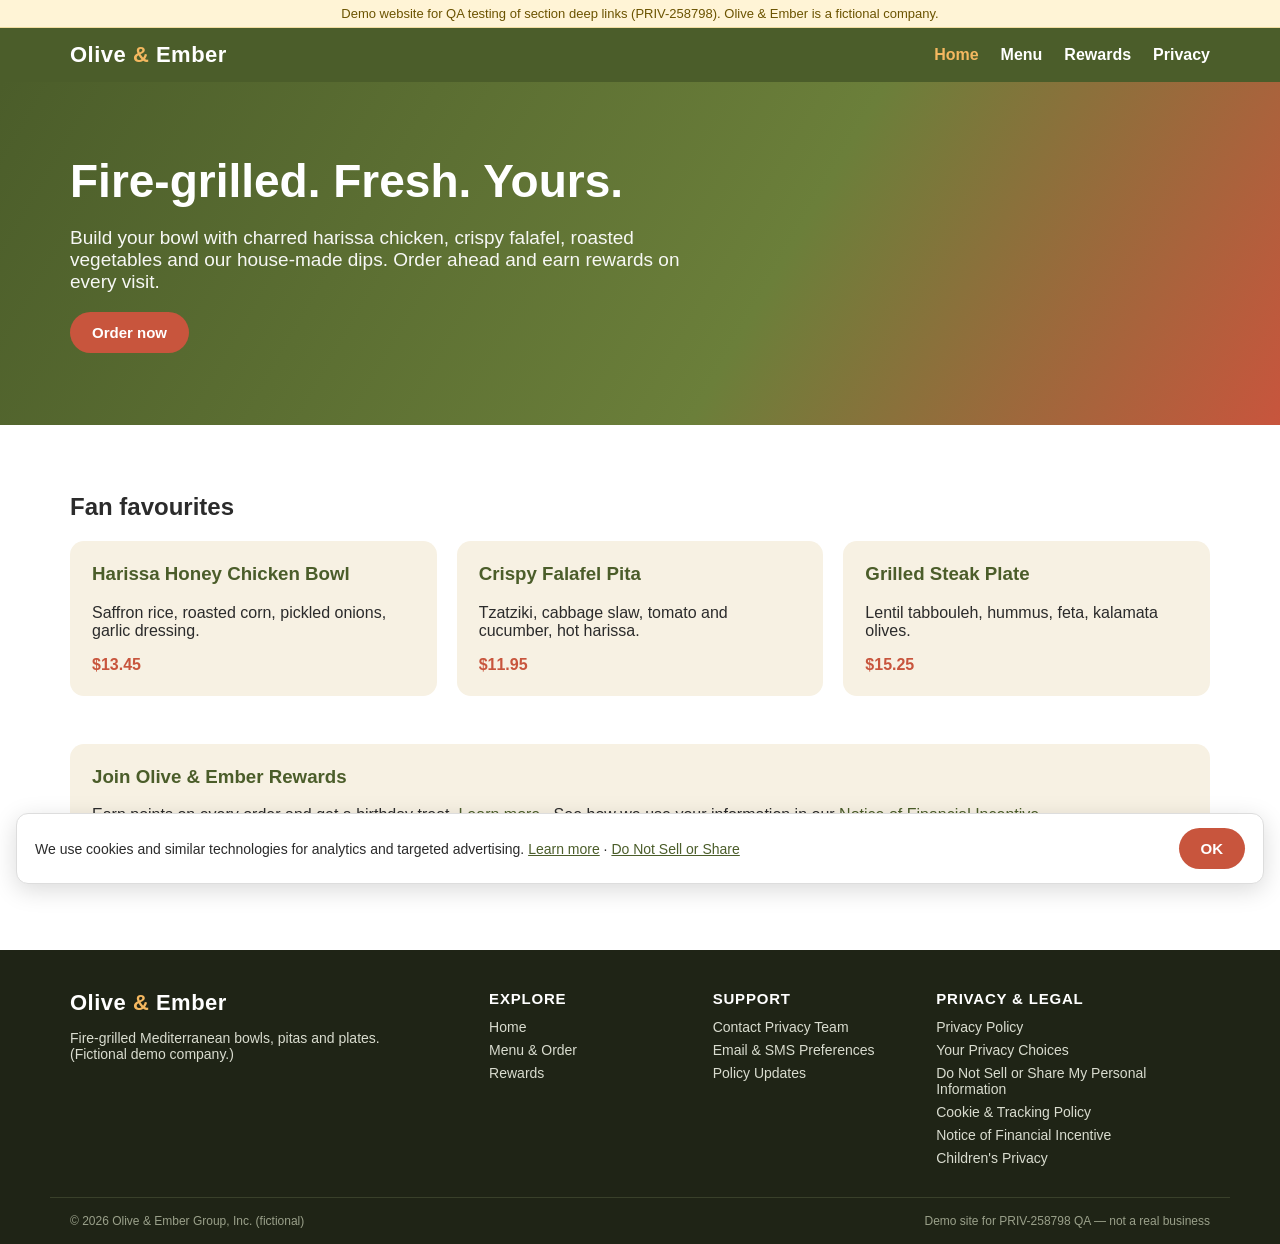
<file: index.html>
<!DOCTYPE html>
<html lang="en">
<head>
  <meta charset="UTF-8">
  <meta name="viewport" content="width=device-width, initial-scale=1.0">
  <title>Fire-grilled Mediterranean | Olive &amp; Ember</title>
  <link rel="stylesheet" href="styles.css">
</head>
<body>
  <div class="demo-banner">Demo website for QA testing of section deep links (PRIV-258798). Olive &amp; Ember is a fictional company.</div>
  <header class="site-header"><div class="wrap"><a class="brand" href="index.html">Olive <span>&amp;</span> Ember</a><nav class="nav"><a href="index.html" class="active">Home</a><a href="menu.html">Menu</a><a href="rewards.html">Rewards</a><a href="privacy.html">Privacy</a></nav></div></header>

  <section class="hero"><div class="wrap">
    <h1>Fire-grilled. Fresh. Yours.</h1>
    <p>Build your bowl with charred harissa chicken, crispy falafel, roasted vegetables and our house-made dips. Order ahead and earn rewards on every visit.</p>
    <a class="btn" href="menu.html">Order now</a>
  </div></section>
  <section class="section">
    <h2>Fan favourites</h2>
    <div class="cards">
      <div class="card"><h3>Harissa Honey Chicken Bowl</h3><p>Saffron rice, roasted corn, pickled onions, garlic dressing.</p><span class="price">$13.45</span></div>
      <div class="card"><h3>Crispy Falafel Pita</h3><p>Tzatziki, cabbage slaw, tomato and cucumber, hot harissa.</p><span class="price">$11.95</span></div>
      <div class="card"><h3>Grilled Steak Plate</h3><p>Lentil tabbouleh, hummus, feta, kalamata olives.</p><span class="price">$15.25</span></div>
    </div>
  </section>
  <section class="section" style="padding-top:0">
    <div class="card"><h3>Join Olive &amp; Ember Rewards</h3><p>Earn points on every order and get a birthday treat. <a href="rewards.html">Learn more</a> · See how we use your information in our <a href="privacy.html#loyalty-rewards-program" id="home-rewards-notice">Notice of Financial Incentive</a>.</p></div>
  </section>
<footer class="site-footer">
  <div class="wrap">
    <div>
      <div class="brand">Olive <span>&amp;</span> Ember</div>
      <p style="font-size:14px;max-width:320px">Fire-grilled Mediterranean bowls, pitas and plates. (Fictional demo company.)</p>
    </div>
    <div>
      <h4>Explore</h4>
      <a href="index.html">Home</a>
      <a href="menu.html">Menu &amp; Order</a>
      <a href="rewards.html">Rewards</a>
    </div>
    <div>
      <h4>Support</h4>
      <a href="privacy.html#about-this-policy">Contact Privacy Team</a>
      <a href="privacy.html#email-and-sms-communications">Email &amp; SMS Preferences</a>
      <a href="privacy.html#changes-to-this-policy">Policy Updates</a>
    </div>
    <div>
      <h4>Privacy &amp; Legal</h4>
      <a href="privacy.html" id="ft-privacy">Privacy Policy</a>
      <a href="privacy.html#state-privacy-rights" id="ft-choices">Your Privacy Choices</a>
      <a href="privacy.html#state-privacy-rights" id="ft-dnss">Do Not Sell or Share My Personal Information</a>
      <a href="privacy.html#tracking-technologies" id="ft-cookies">Cookie &amp; Tracking Policy</a>
      <a href="privacy.html#loyalty-rewards-program" id="ft-rewards">Notice of Financial Incentive</a>
      <a href="privacy.html#childrens-personal-information" id="ft-children">Children's Privacy</a>
    </div>
  </div>
  <div class="legal"><span>© 2026 Olive &amp; Ember Group, Inc. (fictional)</span><span>Demo site for PRIV-258798 QA — not a real business</span></div>
</footer>

  <div class="cookie-bar" id="cookie-bar">
    <span>We use cookies and similar technologies for analytics and targeted advertising. <a href="privacy.html#tracking-technologies" id="cookie-learn-more">Learn more</a> · <a href="privacy.html#state-privacy-rights" id="cookie-dnss">Do Not Sell or Share</a></span>
    <button class="btn" onclick="document.getElementById('cookie-bar').hidden=true">OK</button>
  </div>
</body>
</html>
</file>
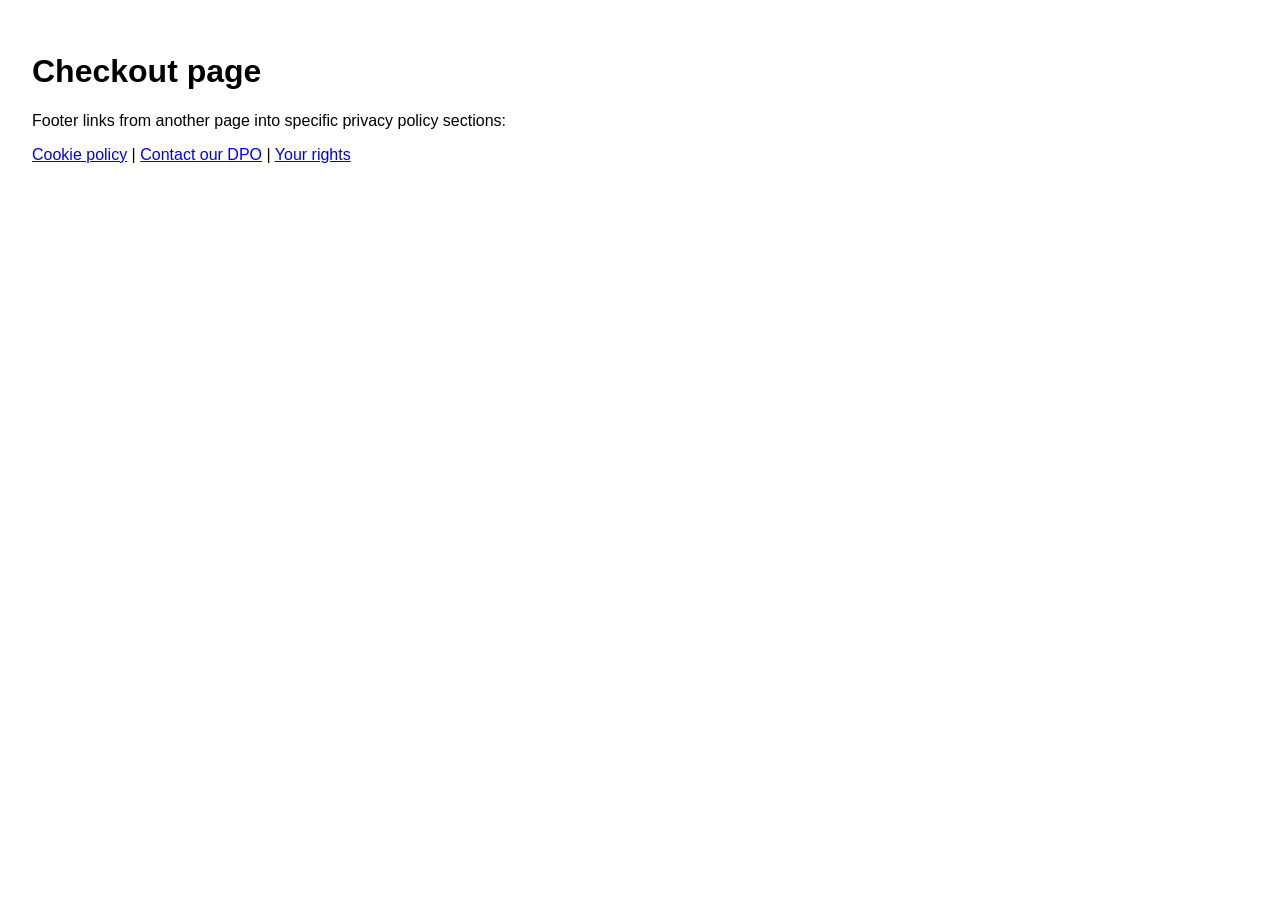
<file: checkout.html>
<!DOCTYPE html>
<html lang="en">
<head><meta charset="UTF-8"><title>Checkout — PRIV-258798 test</title></head>
<body style="font-family:-apple-system,Segoe UI,sans-serif;padding:24px">
  <h1>Checkout page</h1>
  <p>Footer links from another page into specific privacy policy sections:</p>
  <footer>
    <a href="privacy-anchors.html#cookies">Cookie policy</a> |
    <a href="privacy-anchors.html#contact-us">Contact our DPO</a> |
    <a href="privacy-anchors.html#your-rights">Your rights</a>
  </footer>
</body>
</html>
</file>
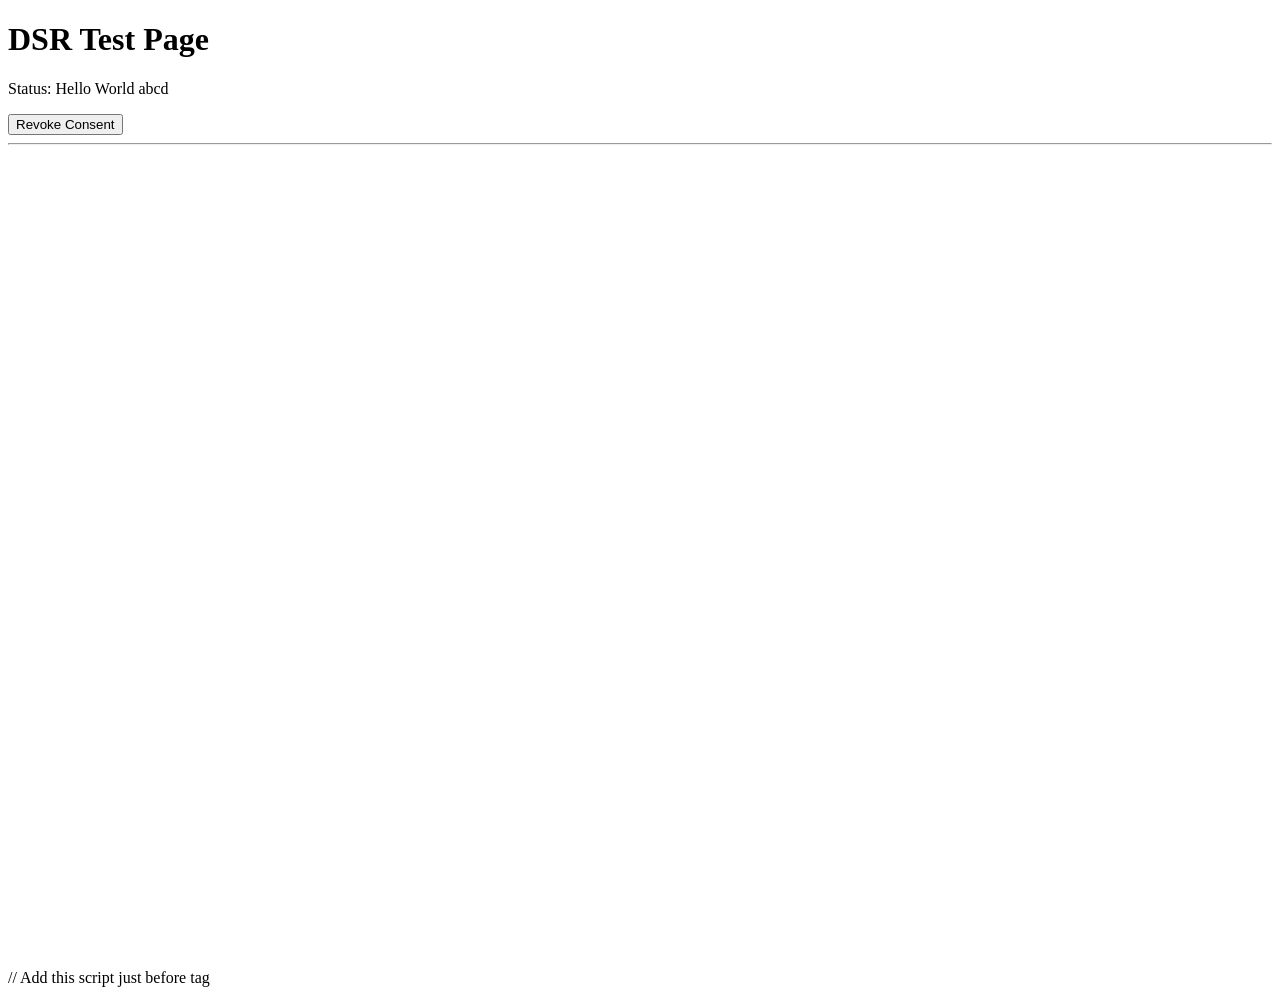
<file: index (1).html>
<!DOCTYPE html>
<html lang="en">
<head>
    <meta charset="UTF-8">
    <meta name="viewport" content="width=device-width, initial-scale=1.0">
    <title>DSR Cookie Test</title>
    
    <script>
        document.cookie = "myCookie=myCookieValue";
        document.cookie = "__ga=test__ga";
        document.cookie = "_ga=test_ga"; 
        document.cookie = "_ga_1230=1230";
        document.cookie = "_ga_1231=1231";
        document.cookie = "_ga_1232=1232";
        document.cookie = "_ga_1233=1233";
        document.cookie = "_ga_1234=1234";
        document.cookie = "_ga_1235=1235";
        document.cookie = "_ga_1236=1236";
        document.cookie = "_ga_1237=1237";
        document.cookie = "_ga_1238=1238";
        document.cookie = "_ga_1239=1239";
        document.cookie = "_ram_1230=1230";
        document.cookie = "_ram_1231=1231";
        document.cookie = "_ram_1232=1232";
        document.cookie = "_ram_1233=1233";
        document.cookie = "_ram_1234=1234";
        document.cookie = "_ram_1235=1235";
        document.cookie = "_ram_1236=1236";
        document.cookie = "_ram_1237=1237";
        document.cookie = "_ram_1238=1238";
        document.cookie = "_ram_1239=1239";
        document.cookie = "kb4_1230=1230";
        document.cookie = "kb4_1231=1231";
        document.cookie = "kb4_1232=1232";
        document.cookie = "kb4_1233=1233";
        document.cookie = "kb4_1234=1234";
        document.cookie = "kb4_1235=1235";
        document.cookie = "kb4_1236=1236";
        document.cookie = "kb4_1237=1237";
        document.cookie = "kb4_1238=1238";
        document.cookie = "kb4_1239=1239";
        document.cookie = "1235_ram=1235";
        document.cookie = "1236_ram=1236";
        document.cookie = "1237_ram=1237";
        document.cookie = "1238_ram=1238";
        document.cookie = "1239_ram=1239";
    </script>




<!-- After adding this script, call setConsentBannerParams({uuid: <unique id> }) to set unique ID for a customer.  -->
<script>
(function () {
	var s = document.createElement('script');
	s.src = 'https://cdn-prod.eu.securiti.ai/consent/cookie-consent-sdk-loader.js';
	s.setAttribute('data-tenant-uuid', '299e598b-eed3-4d9d-91f5-f4eff948fcb0');
	s.setAttribute('data-domain-uuid', '09aa59e9-a0b1-4a7c-9f99-db4de84047fe');
	s.setAttribute('data-backend-url', 'https://app.eu.securiti.ai');
	s.setAttribute('data-skip-css', 'false');
	s.defer = true;
	var parent_node = document.head || document.body;
	parent_node.appendChild(s);
})()
</script>

</head>
<body>

    <h1>DSR Test Page</h1>
    <p>Status: Hello World abcd</p>

    <button class="cmp-revoke-consent">Revoke Consent</button>

    <hr>

    <div style="width: 100%; margin-top: 20px;">
        <iframe 
            src="https://dsp-qa.securiti.xyz/notice-embed/62b10a64-469d-428d-bca3-5b50a6009b06" 
            style="border: none; width: 100%; height: 800px;"
            title="DSR Form">
        </iframe>
    </div>

// Add this script just before </body> tag
<script>
window.addEventListener('message', (event) => {
    if (event.data.sec_signal_identifier === 'sec-dsr-submission-success') {
        // Process message
        if (window.SecuritiSDK && bannerGenerator && (event.data.sec_dsr_data.ticket_type||[]).includes('do-not-sell')) {
            bannerGenerator.setDoNotSellConsent()
        }
    }
});
</script>
    
</body>
</html>
</file>
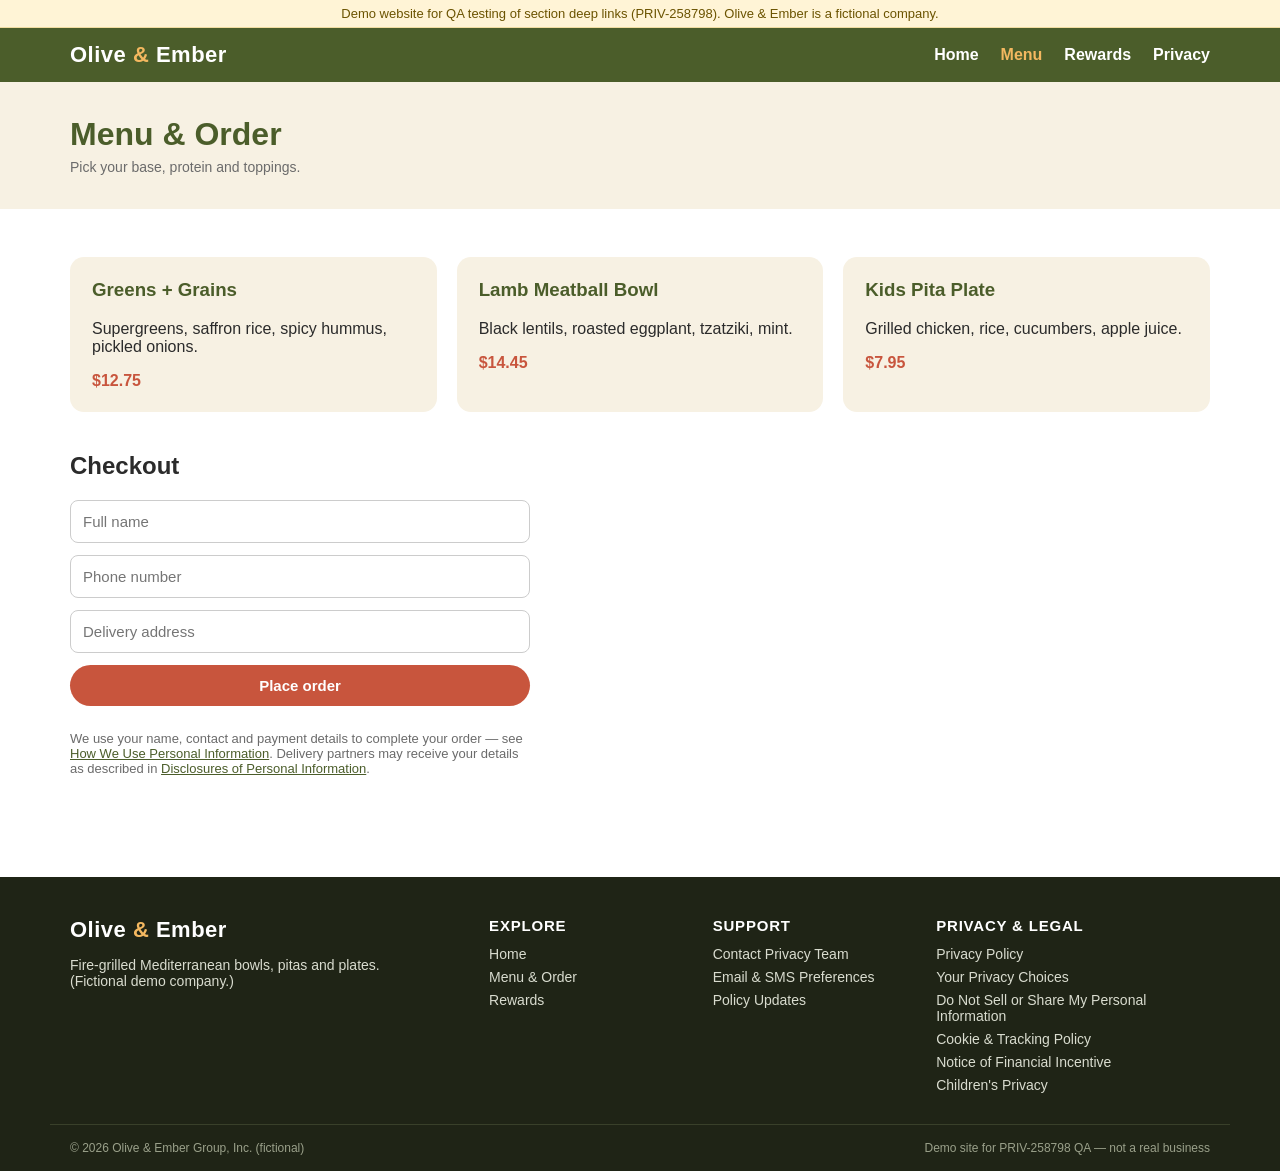
<file: menu.html>
<!DOCTYPE html>
<html lang="en">
<head>
  <meta charset="UTF-8">
  <meta name="viewport" content="width=device-width, initial-scale=1.0">
  <title>Menu & Order | Olive &amp; Ember</title>
  <link rel="stylesheet" href="styles.css">
</head>
<body>
  <div class="demo-banner">Demo website for QA testing of section deep links (PRIV-258798). Olive &amp; Ember is a fictional company.</div>
  <header class="site-header"><div class="wrap"><a class="brand" href="index.html">Olive <span>&amp;</span> Ember</a><nav class="nav"><a href="index.html">Home</a><a href="menu.html" class="active">Menu</a><a href="rewards.html">Rewards</a><a href="privacy.html">Privacy</a></nav></div></header>

  <div class="page-title"><div class="wrap"><h1>Menu &amp; Order</h1><div class="quick-links">Pick your base, protein and toppings.</div></div></div>
  <section class="section">
    <div class="cards">
      <div class="card"><h3>Greens + Grains</h3><p>Supergreens, saffron rice, spicy hummus, pickled onions.</p><span class="price">$12.75</span></div>
      <div class="card"><h3>Lamb Meatball Bowl</h3><p>Black lentils, roasted eggplant, tzatziki, mint.</p><span class="price">$14.45</span></div>
      <div class="card"><h3>Kids Pita Plate</h3><p>Grilled chicken, rice, cucumbers, apple juice.</p><span class="price">$7.95</span></div>
    </div>
    <h2 style="margin-top:40px">Checkout</h2>
    <form class="signup" onsubmit="event.preventDefault();alert('Demo only - no order placed.');">
      <input placeholder="Full name"><input placeholder="Phone number"><input placeholder="Delivery address">
      <button class="btn" type="submit">Place order</button>
      <p class="fineprint">We use your name, contact and payment details to complete your order — see <a href="privacy.html#how-we-use-personal-information" id="checkout-how-we-use">How We Use Personal Information</a>. Delivery partners may receive your details as described in <a href="privacy.html#disclosures-of-personal-information" id="checkout-disclosures">Disclosures of Personal Information</a>.</p>
    </form>
  </section>
<footer class="site-footer">
  <div class="wrap">
    <div>
      <div class="brand">Olive <span>&amp;</span> Ember</div>
      <p style="font-size:14px;max-width:320px">Fire-grilled Mediterranean bowls, pitas and plates. (Fictional demo company.)</p>
    </div>
    <div>
      <h4>Explore</h4>
      <a href="index.html">Home</a>
      <a href="menu.html">Menu &amp; Order</a>
      <a href="rewards.html">Rewards</a>
    </div>
    <div>
      <h4>Support</h4>
      <a href="privacy.html#about-this-policy">Contact Privacy Team</a>
      <a href="privacy.html#email-and-sms-communications">Email &amp; SMS Preferences</a>
      <a href="privacy.html#changes-to-this-policy">Policy Updates</a>
    </div>
    <div>
      <h4>Privacy &amp; Legal</h4>
      <a href="privacy.html" id="ft-privacy">Privacy Policy</a>
      <a href="privacy.html#state-privacy-rights" id="ft-choices">Your Privacy Choices</a>
      <a href="privacy.html#state-privacy-rights" id="ft-dnss">Do Not Sell or Share My Personal Information</a>
      <a href="privacy.html#tracking-technologies" id="ft-cookies">Cookie &amp; Tracking Policy</a>
      <a href="privacy.html#loyalty-rewards-program" id="ft-rewards">Notice of Financial Incentive</a>
      <a href="privacy.html#childrens-personal-information" id="ft-children">Children's Privacy</a>
    </div>
  </div>
  <div class="legal"><span>© 2026 Olive &amp; Ember Group, Inc. (fictional)</span><span>Demo site for PRIV-258798 QA — not a real business</span></div>
</footer>

</body>
</html>
</file>
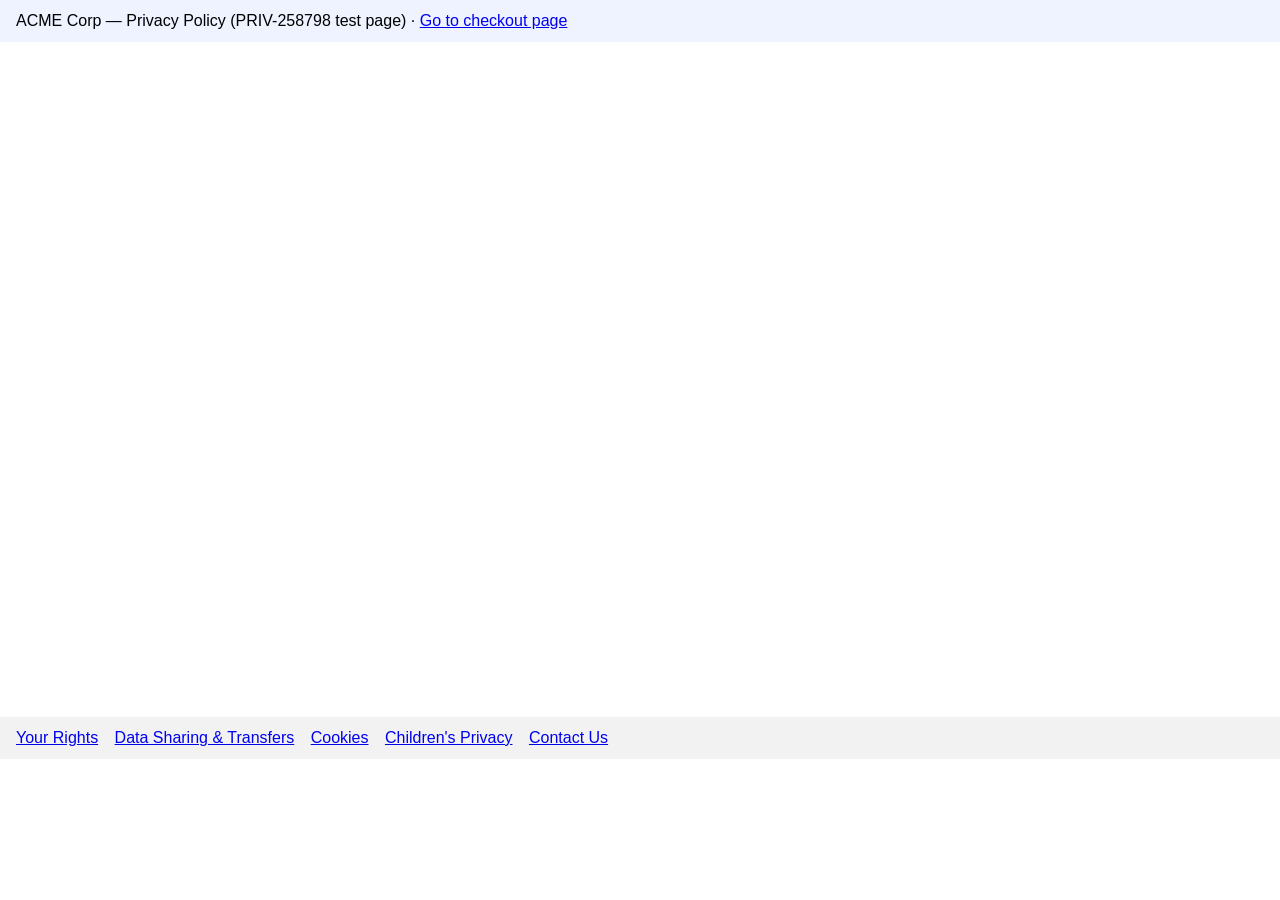
<file: privacy-anchors.html>
<!DOCTYPE html>
<html lang="en">
<head>
  <meta charset="UTF-8">
  <meta name="viewport" content="width=device-width, initial-scale=1.0">
  <title>Privacy Policy — section anchors test (PRIV-258798)</title>
  <style>
    body { margin: 0; font-family: -apple-system, Segoe UI, sans-serif; }
    header, footer { padding: 12px 16px; }
    header { background: #eef3ff; }
    footer { background: #f2f2f2; }
    footer a { margin-right: 12px; }
    iframe { display: block; width: 100%; height: 75vh; border: none; }
  </style>
</head>
<body>
  <header>ACME Corp — Privacy Policy (PRIV-258798 test page) · <a href="checkout.html">Go to checkout page</a></header>

  <iframe src="https://dsp-qa.securiti.xyz/notice-embed/ef83c39b-8912-440e-97f9-6260474febd6"
          title="Privacy Notice"></iframe>

  <footer>
    <a href="#your-rights">Your Rights</a>
    <a href="#data-sharing-transfers">Data Sharing &amp; Transfers</a>
    <a href="#cookies">Cookies</a>
    <a href="#childrens-privacy-under-13">Children's Privacy</a>
    <a href="#contact-us">Contact Us</a>
  </footer>

  <!-- Needed only for the unique section URL feature -->
  <script src="https://dsp-qa.securiti.xyz/static/embed-notice/js/notice-embed.js" async></script>
</body>
</html>
</file>
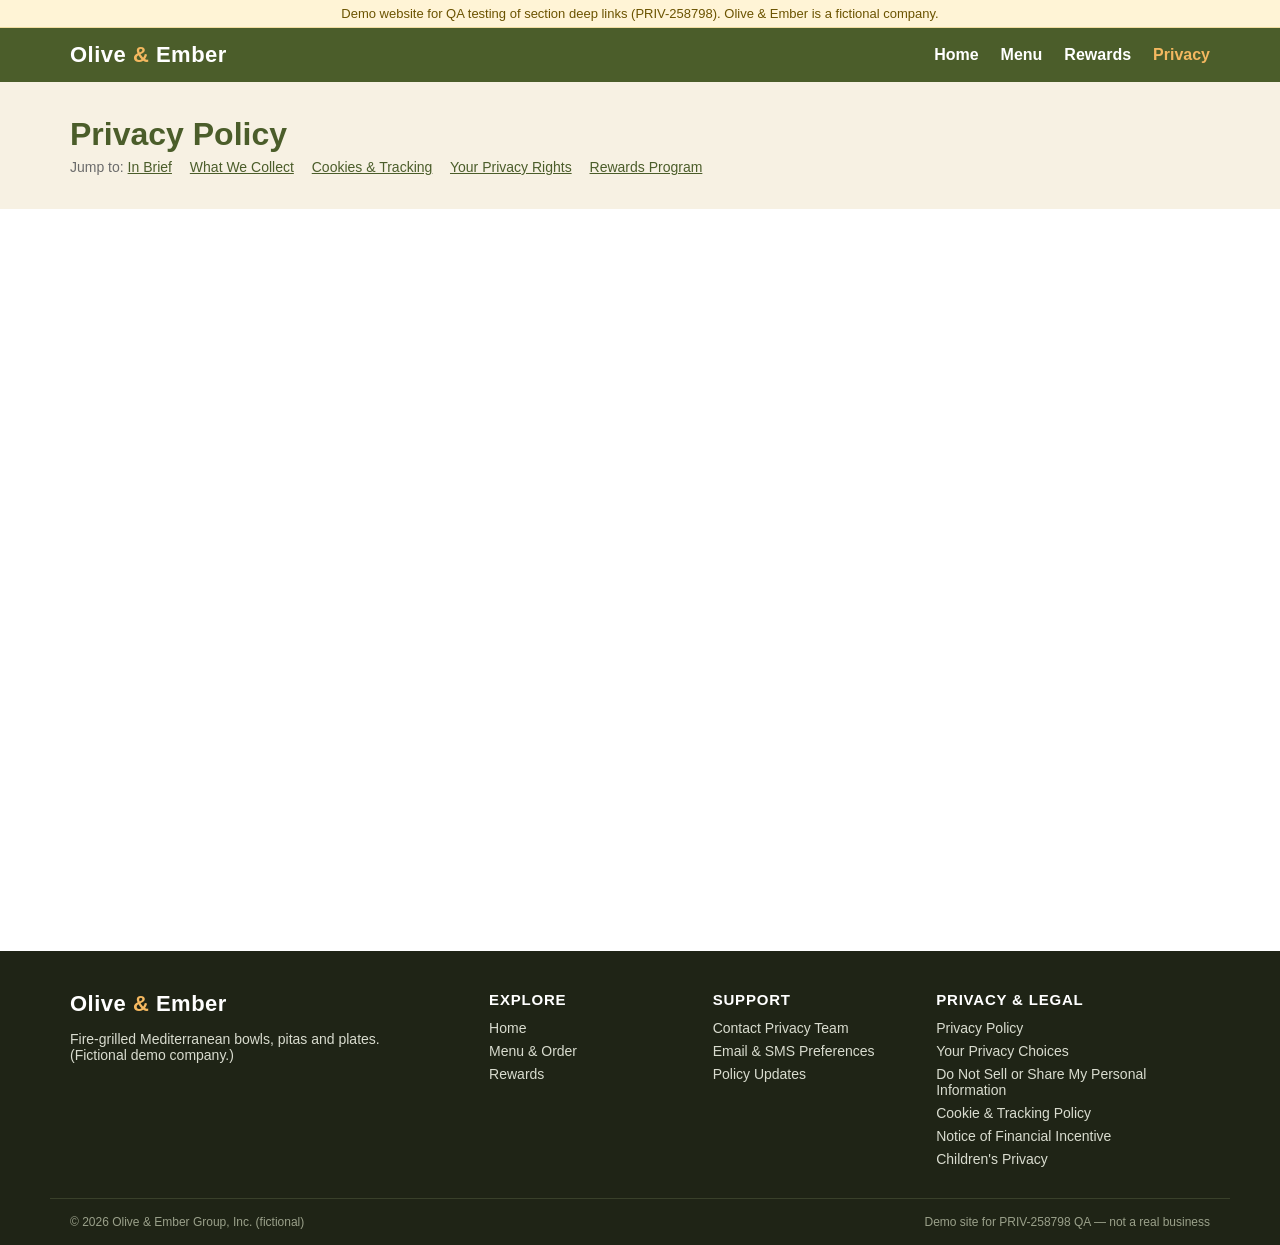
<file: privacy.html>
<!DOCTYPE html>
<html lang="en">
<head>
  <meta charset="UTF-8">
  <meta name="viewport" content="width=device-width, initial-scale=1.0">
  <title>Privacy Policy | Olive &amp; Ember</title>
  <link rel="stylesheet" href="styles.css">
</head>
<body>
  <div class="demo-banner">Demo website for QA testing of section deep links (PRIV-258798). Olive &amp; Ember is a fictional company.</div>
  <header class="site-header"><div class="wrap"><a class="brand" href="index.html">Olive <span>&amp;</span> Ember</a><nav class="nav"><a href="index.html">Home</a><a href="menu.html">Menu</a><a href="rewards.html">Rewards</a><a href="privacy.html" class="active">Privacy</a></nav></div></header>

  <div class="page-title"><div class="wrap"><h1>Privacy Policy</h1>
    <div class="quick-links">Jump to:
      <a href="#privacy-practices-in-brief">In Brief</a>
      <a href="#personal-information-we-collect">What We Collect</a>
      <a href="#tracking-technologies">Cookies &amp; Tracking</a>
      <a href="#state-privacy-rights">Your Privacy Rights</a>
      <a href="#loyalty-rewards-program">Rewards Program</a>
    </div></div></div>
  <iframe class="notice-frame" title="Olive &amp; Ember Privacy Policy"
          src="https://dsp-qa.securiti.xyz/notice-embed/459bfa14-59cd-4bd9-afa5-cca197e74093"></iframe>
  <script src="https://dsp-qa.securiti.xyz/static/embed-notice/js/notice-embed.js" async></script>
<footer class="site-footer">
  <div class="wrap">
    <div>
      <div class="brand">Olive <span>&amp;</span> Ember</div>
      <p style="font-size:14px;max-width:320px">Fire-grilled Mediterranean bowls, pitas and plates. (Fictional demo company.)</p>
    </div>
    <div>
      <h4>Explore</h4>
      <a href="index.html">Home</a>
      <a href="menu.html">Menu &amp; Order</a>
      <a href="rewards.html">Rewards</a>
    </div>
    <div>
      <h4>Support</h4>
      <a href="privacy.html#about-this-policy">Contact Privacy Team</a>
      <a href="privacy.html#email-and-sms-communications">Email &amp; SMS Preferences</a>
      <a href="privacy.html#changes-to-this-policy">Policy Updates</a>
    </div>
    <div>
      <h4>Privacy &amp; Legal</h4>
      <a href="privacy.html" id="ft-privacy">Privacy Policy</a>
      <a href="privacy.html#state-privacy-rights" id="ft-choices">Your Privacy Choices</a>
      <a href="privacy.html#state-privacy-rights" id="ft-dnss">Do Not Sell or Share My Personal Information</a>
      <a href="privacy.html#tracking-technologies" id="ft-cookies">Cookie &amp; Tracking Policy</a>
      <a href="privacy.html#loyalty-rewards-program" id="ft-rewards">Notice of Financial Incentive</a>
      <a href="privacy.html#childrens-personal-information" id="ft-children">Children's Privacy</a>
    </div>
  </div>
  <div class="legal"><span>© 2026 Olive &amp; Ember Group, Inc. (fictional)</span><span>Demo site for PRIV-258798 QA — not a real business</span></div>
</footer>

</body>
</html>
</file>
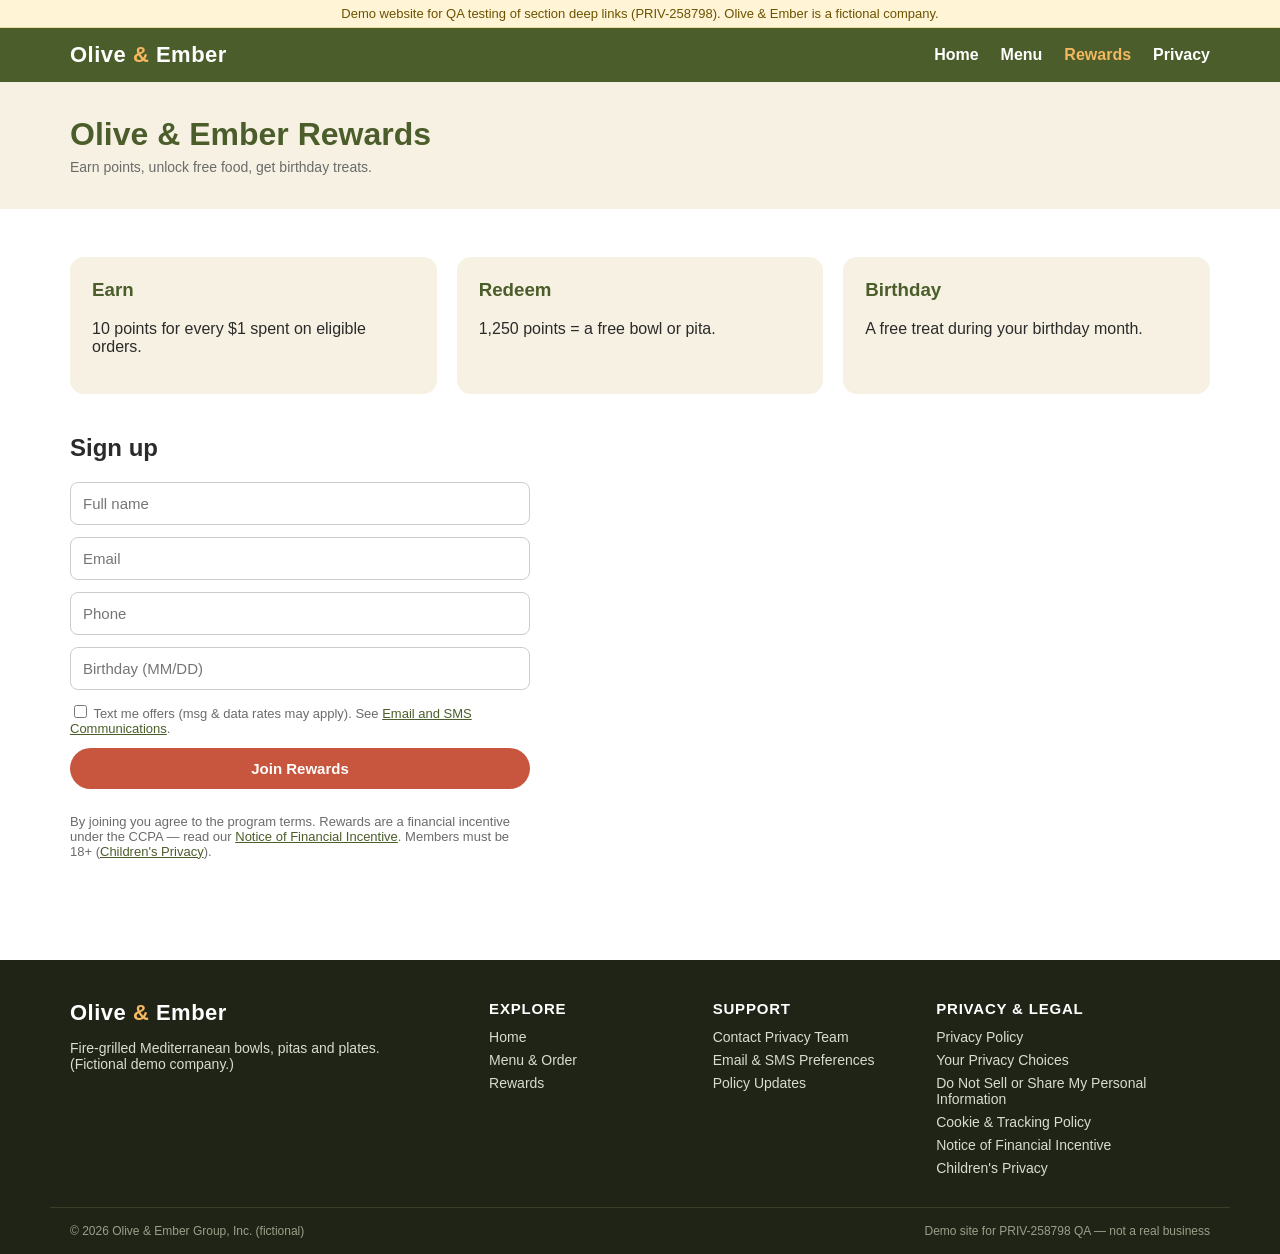
<file: rewards.html>
<!DOCTYPE html>
<html lang="en">
<head>
  <meta charset="UTF-8">
  <meta name="viewport" content="width=device-width, initial-scale=1.0">
  <title>Rewards | Olive &amp; Ember</title>
  <link rel="stylesheet" href="styles.css">
</head>
<body>
  <div class="demo-banner">Demo website for QA testing of section deep links (PRIV-258798). Olive &amp; Ember is a fictional company.</div>
  <header class="site-header"><div class="wrap"><a class="brand" href="index.html">Olive <span>&amp;</span> Ember</a><nav class="nav"><a href="index.html">Home</a><a href="menu.html">Menu</a><a href="rewards.html" class="active">Rewards</a><a href="privacy.html">Privacy</a></nav></div></header>

  <div class="page-title"><div class="wrap"><h1>Olive &amp; Ember Rewards</h1><div class="quick-links">Earn points, unlock free food, get birthday treats.</div></div></div>
  <section class="section">
    <div class="cards">
      <div class="card"><h3>Earn</h3><p>10 points for every $1 spent on eligible orders.</p></div>
      <div class="card"><h3>Redeem</h3><p>1,250 points = a free bowl or pita.</p></div>
      <div class="card"><h3>Birthday</h3><p>A free treat during your birthday month.</p></div>
    </div>
    <h2 style="margin-top:40px">Sign up</h2>
    <form class="signup" onsubmit="event.preventDefault();alert('Demo only - no account created.');">
      <input placeholder="Full name"><input placeholder="Email"><input placeholder="Phone"><input placeholder="Birthday (MM/DD)">
      <label class="fineprint"><input type="checkbox"> Text me offers (msg &amp; data rates may apply). See <a href="privacy.html#email-and-sms-communications" id="rewards-sms">Email and SMS Communications</a>.</label>
      <button class="btn" type="submit">Join Rewards</button>
      <p class="fineprint">By joining you agree to the program terms. Rewards are a financial incentive under the CCPA — read our <a href="privacy.html#loyalty-rewards-program" id="rewards-notice">Notice of Financial Incentive</a>. Members must be 18+ (<a href="privacy.html#childrens-personal-information" id="rewards-children">Children's Privacy</a>).</p>
    </form>
  </section>
<footer class="site-footer">
  <div class="wrap">
    <div>
      <div class="brand">Olive <span>&amp;</span> Ember</div>
      <p style="font-size:14px;max-width:320px">Fire-grilled Mediterranean bowls, pitas and plates. (Fictional demo company.)</p>
    </div>
    <div>
      <h4>Explore</h4>
      <a href="index.html">Home</a>
      <a href="menu.html">Menu &amp; Order</a>
      <a href="rewards.html">Rewards</a>
    </div>
    <div>
      <h4>Support</h4>
      <a href="privacy.html#about-this-policy">Contact Privacy Team</a>
      <a href="privacy.html#email-and-sms-communications">Email &amp; SMS Preferences</a>
      <a href="privacy.html#changes-to-this-policy">Policy Updates</a>
    </div>
    <div>
      <h4>Privacy &amp; Legal</h4>
      <a href="privacy.html" id="ft-privacy">Privacy Policy</a>
      <a href="privacy.html#state-privacy-rights" id="ft-choices">Your Privacy Choices</a>
      <a href="privacy.html#state-privacy-rights" id="ft-dnss">Do Not Sell or Share My Personal Information</a>
      <a href="privacy.html#tracking-technologies" id="ft-cookies">Cookie &amp; Tracking Policy</a>
      <a href="privacy.html#loyalty-rewards-program" id="ft-rewards">Notice of Financial Incentive</a>
      <a href="privacy.html#childrens-personal-information" id="ft-children">Children's Privacy</a>
    </div>
  </div>
  <div class="legal"><span>© 2026 Olive &amp; Ember Group, Inc. (fictional)</span><span>Demo site for PRIV-258798 QA — not a real business</span></div>
</footer>

</body>
</html>
</file>
<file: styles.css>
:root { --olive:#4b5d2a; --ember:#c8553d; --cream:#f7f1e3; --ink:#2b2b2b; --muted:#6b6b6b; }
* { box-sizing: border-box; }
body { margin:0; font-family: -apple-system, "Segoe UI", Roboto, Helvetica, Arial, sans-serif; color:var(--ink); background:#fff; }
a { color: var(--olive); }
.demo-banner { background:#fff4d6; color:#6b5300; font-size:13px; text-align:center; padding:6px 12px; border-bottom:1px solid #f0dca0; }
.site-header { background:var(--olive); color:#fff; }
.site-header .wrap { max-width:1180px; margin:0 auto; display:flex; align-items:center; justify-content:space-between; padding:14px 20px; }
.brand { font-size:22px; font-weight:800; letter-spacing:.5px; color:#fff; text-decoration:none; }
.brand span { color:#f4b860; }
.nav a { color:#fff; text-decoration:none; margin-left:22px; font-weight:600; }
.nav a.active, .nav a:hover { color:#f4b860; }
.btn { display:inline-block; background:var(--ember); color:#fff; padding:12px 22px; border-radius:999px; text-decoration:none; font-weight:700; border:none; cursor:pointer; font-size:15px; }
.hero { background:linear-gradient(120deg,#4b5d2a 0%,#6b7f3a 60%,#c8553d 100%); color:#fff; }
.hero .wrap { max-width:1180px; margin:0 auto; padding:72px 20px; }
.hero h1 { font-size:46px; margin:0 0 12px; }
.hero p { font-size:19px; max-width:620px; opacity:.95; }
.section { max-width:1180px; margin:0 auto; padding:48px 20px; }
.cards { display:grid; grid-template-columns:repeat(auto-fit,minmax(240px,1fr)); gap:20px; }
.card { background:var(--cream); border-radius:14px; padding:22px; }
.card h3 { margin-top:0; color:var(--olive); }
.price { font-weight:800; color:var(--ember); }
.page-title { background:var(--cream); }
.page-title .wrap { max-width:1180px; margin:0 auto; padding:34px 20px; }
.page-title h1 { margin:0 0 6px; color:var(--olive); }
.quick-links { font-size:14px; color:var(--muted); }
.quick-links a { margin-right:14px; }
.notice-frame { display:block; width:100%; height:78vh; border:none; }
form.signup { display:grid; gap:12px; max-width:460px; }
form.signup input { padding:12px; border:1px solid #ccc; border-radius:8px; font-size:15px; }
.fineprint { font-size:13px; color:var(--muted); }
.site-footer { background:#1f2416; color:#d9dccf; margin-top:40px; }
.site-footer .wrap { max-width:1180px; margin:0 auto; padding:40px 20px 24px; display:grid; grid-template-columns:2fr 1fr 1fr 1.4fr; gap:28px; }
.site-footer h4 { color:#fff; margin:0 0 12px; font-size:15px; text-transform:uppercase; letter-spacing:.8px; }
.site-footer a { display:block; color:#d9dccf; text-decoration:none; margin:7px 0; font-size:14px; }
.site-footer a:hover { color:#f4b860; text-decoration:underline; }
.site-footer .legal { border-top:1px solid #39402a; max-width:1180px; margin:0 auto; padding:16px 20px; font-size:12px; color:#9aa08a; display:flex; justify-content:space-between; flex-wrap:wrap; gap:8px; }
.cookie-bar { position:fixed; left:16px; right:16px; bottom:16px; background:#fff; border:1px solid #ddd; box-shadow:0 6px 24px rgba(0,0,0,.15); border-radius:12px; padding:14px 18px; display:flex; gap:16px; align-items:center; justify-content:space-between; z-index:10; font-size:14px; }
.cookie-bar[hidden] { display:none; }
@media (max-width: 760px) { .site-footer .wrap { grid-template-columns:1fr 1fr; } .hero h1 { font-size:34px; } .nav a { margin-left:12px; } }
</file>
